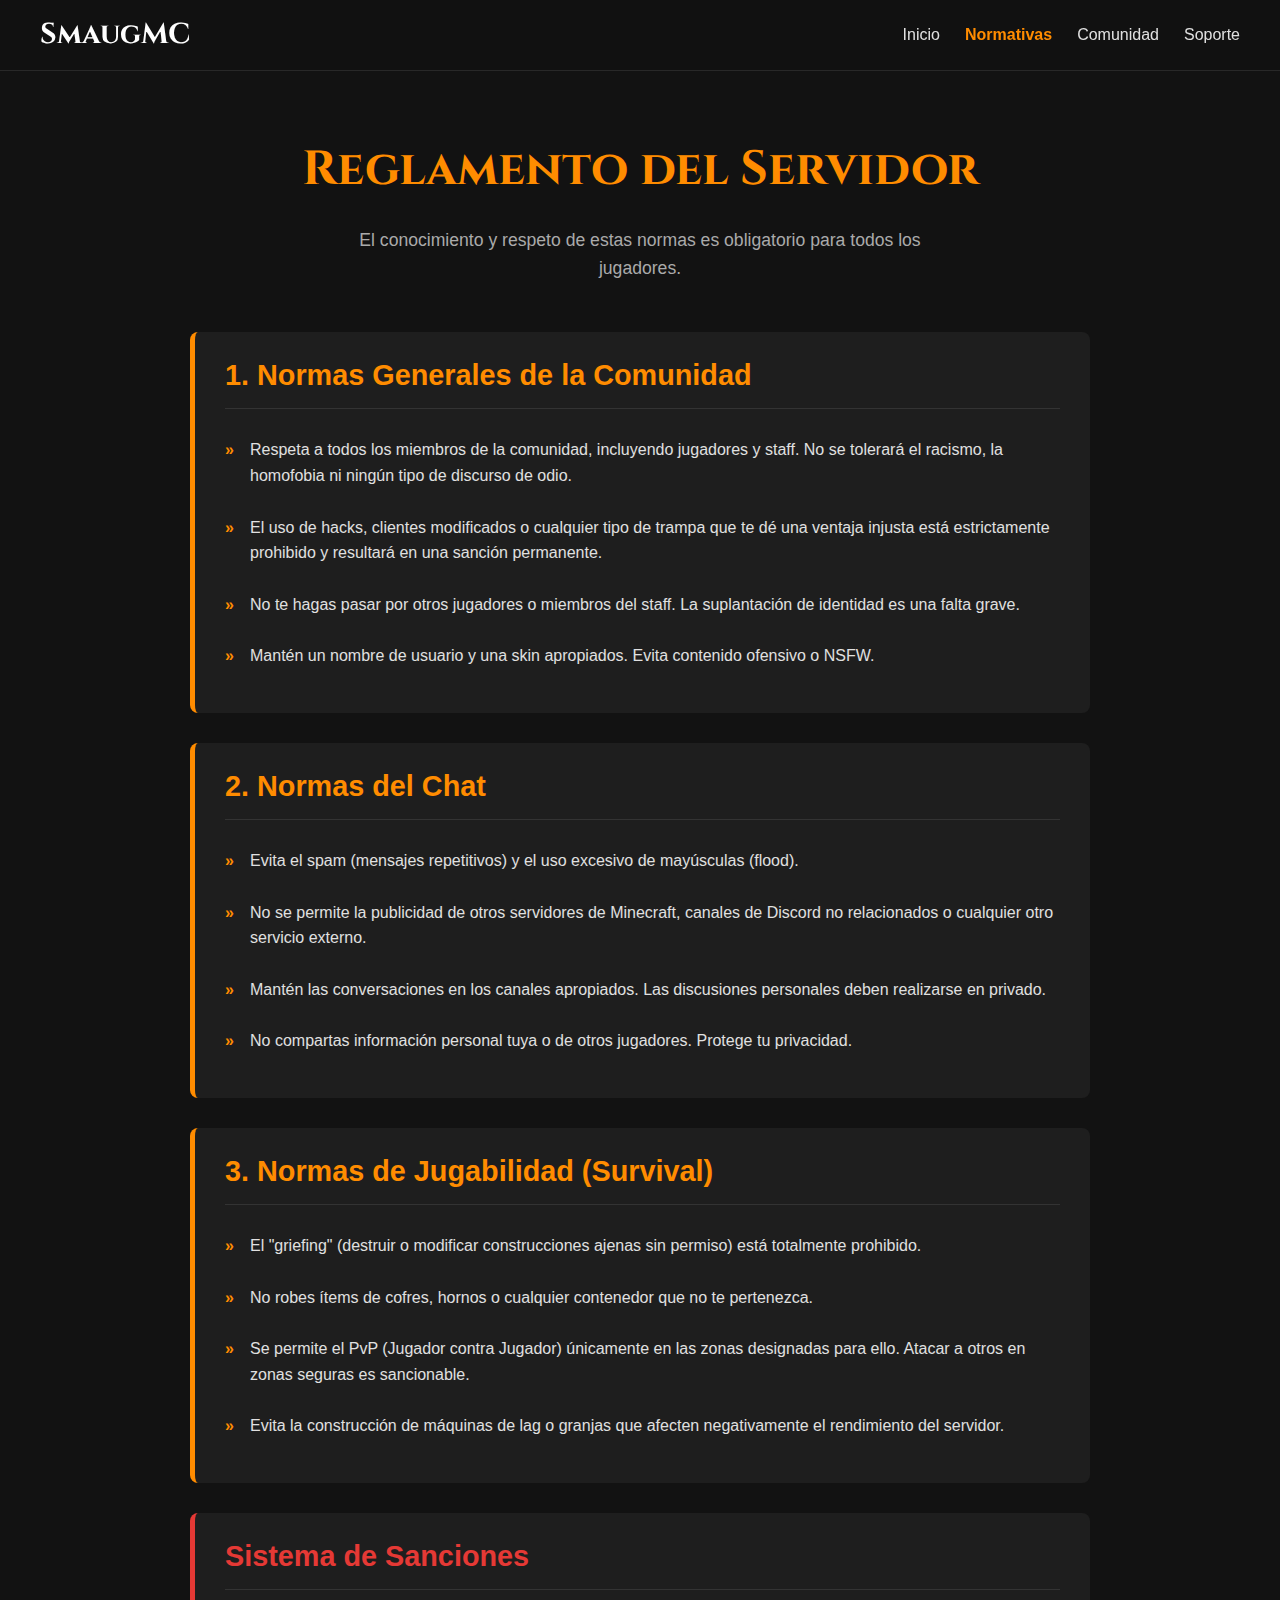
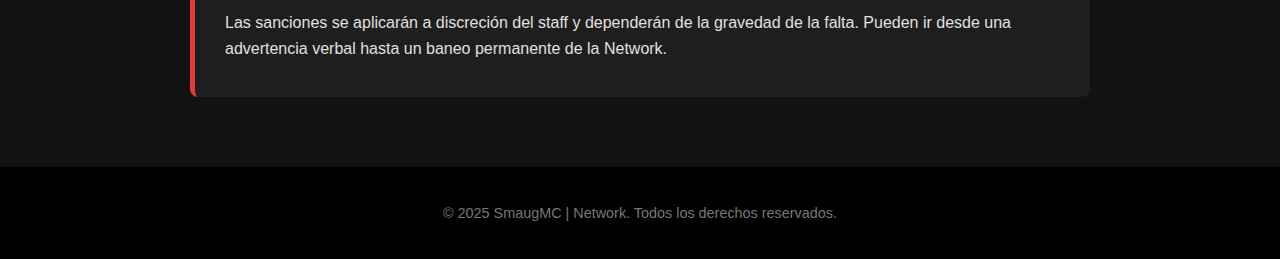
<file: normativas.html>
<!DOCTYPE html>
<html lang="es">
<head>
    <meta charset="UTF-8">
    <meta name="viewport" content="width=device-width, initial-scale=1.0">
    <title>Normativas - SmaugMC | Network</title>
    <link rel="stylesheet" href="css/style.css">
    <link rel="preconnect" href="https://fonts.googleapis.com">
    <link rel="preconnect" href="https://fonts.gstatic.com" crossorigin>
    <link href="https://fonts.googleapis.com/css2?family=Cinzel:wght@400;700&display=swap" rel="stylesheet">
</head>
<body>

    <header>
        <div class="nav-container">
            <a href="index.html" class="nav-logo">SmaugMC</a>
            <nav>
                <ul>
                    <li><a href="index.html" class="nav-link">Inicio</a></li>
                    <li><a href="normativas.html" class="nav-link active">Normativas</a></li>
                    <li><a href="comunidad.html" class="nav-link">Comunidad</a></li>
                    <li><a href="soporte.html" class="nav-link">Soporte</a></li>
                </ul>
            </nav>
        </div>
    </header>

    <main class="page-content">
        <h1>Reglamento del Servidor</h1>
        <p class="page-subtitle">El conocimiento y respeto de estas normas es obligatorio para todos los jugadores.</p>

        <div class="rules-container">
            <section class="rules-section">
                <h2>1. Normas Generales de la Comunidad</h2>
                <ul>
                    <li>Respeta a todos los miembros de la comunidad, incluyendo jugadores y staff. No se tolerará el racismo, la homofobia ni ningún tipo de discurso de odio.</li>
                    <li>El uso de hacks, clientes modificados o cualquier tipo de trampa que te dé una ventaja injusta está estrictamente prohibido y resultará en una sanción permanente.</li>
                    <li>No te hagas pasar por otros jugadores o miembros del staff. La suplantación de identidad es una falta grave.</li>
                    <li>Mantén un nombre de usuario y una skin apropiados. Evita contenido ofensivo o NSFW.</li>
                </ul>
            </section>

            <section class="rules-section">
                <h2>2. Normas del Chat</h2>
                <ul>
                    <li>Evita el spam (mensajes repetitivos) y el uso excesivo de mayúsculas (flood).</li>
                    <li>No se permite la publicidad de otros servidores de Minecraft, canales de Discord no relacionados o cualquier otro servicio externo.</li>
                    <li>Mantén las conversaciones en los canales apropiados. Las discusiones personales deben realizarse en privado.</li>
                    <li>No compartas información personal tuya o de otros jugadores. Protege tu privacidad.</li>
                </ul>
            </section>

            <section class="rules-section">
                <h2>3. Normas de Jugabilidad (Survival)</h2>
                <ul>
                    <li>El "griefing" (destruir o modificar construcciones ajenas sin permiso) está totalmente prohibido.</li>
                    <li>No robes ítems de cofres, hornos o cualquier contenedor que no te pertenezca.</li>
                    <li>Se permite el PvP (Jugador contra Jugador) únicamente en las zonas designadas para ello. Atacar a otros en zonas seguras es sancionable.</li>
                    <li>Evita la construcción de máquinas de lag o granjas que afecten negativamente el rendimiento del servidor.</li>
                </ul>
            </section>

            <section class="rules-section sanctions">
                <h2>Sistema de Sanciones</h2>
                <p>Las sanciones se aplicarán a discreción del staff y dependerán de la gravedad de la falta. Pueden ir desde una advertencia verbal hasta un baneo permanente de la Network.</p>
            </section>
        </div>
    </main>
    
    <footer>
        <p>&copy; 2025 SmaugMC | Network. Todos los derechos reservados.</p>
    </footer>

</body>
</html>
</file>
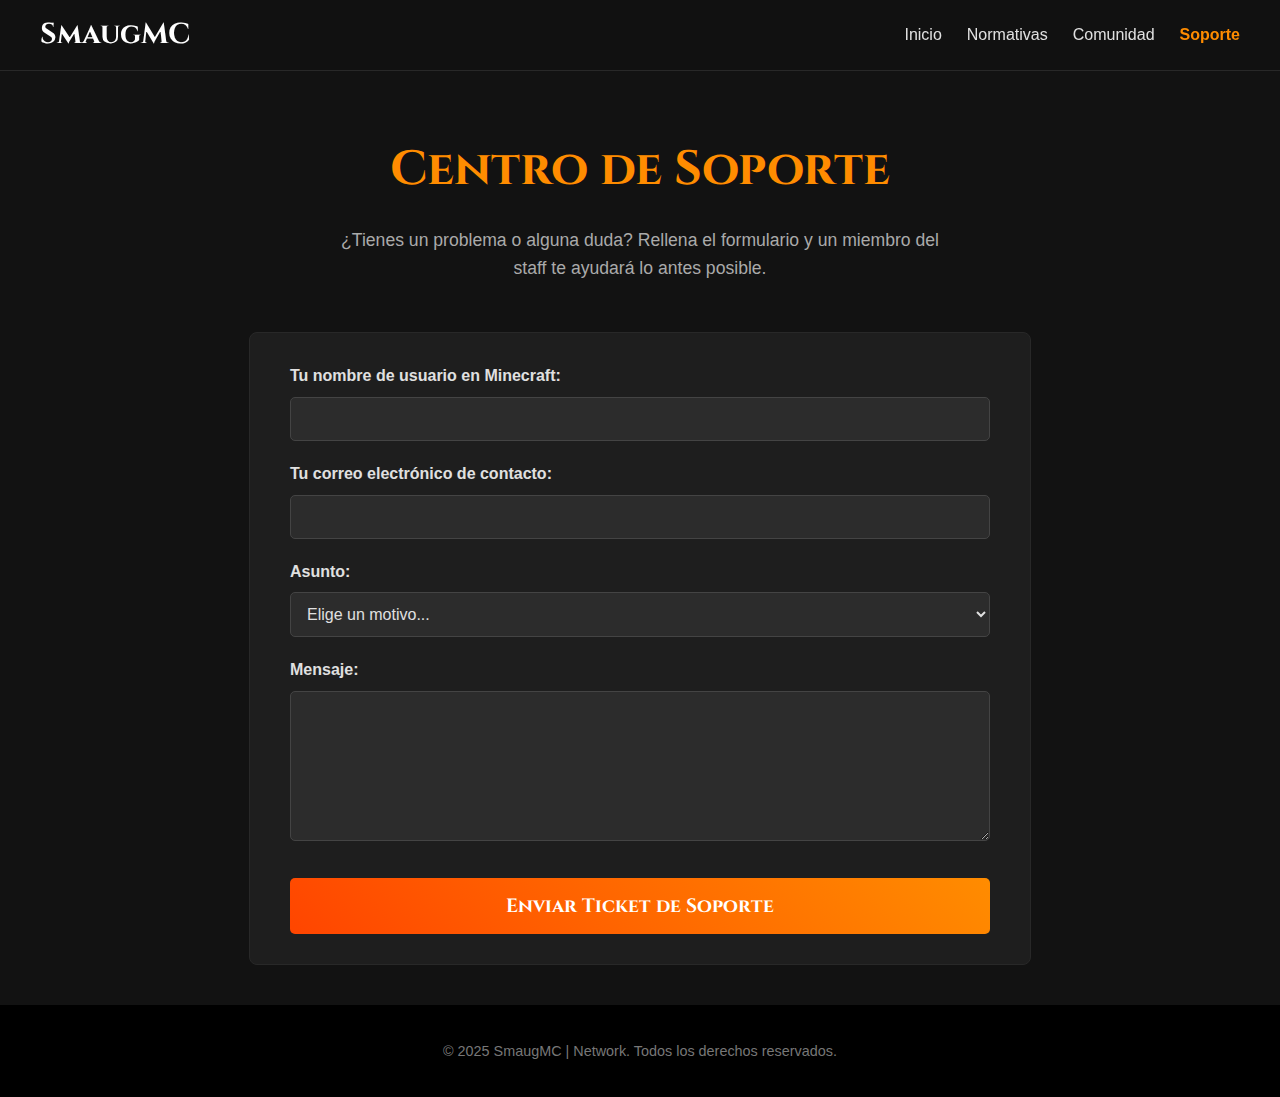
<file: soporte.html>
<!DOCTYPE html>
<html lang="es">
<head>
    <meta charset="UTF-8">
    <meta name="viewport" content="width=device-width, initial-scale=1.0">
    <title>Soporte - SmaugMC | Network</title>
    <link rel="stylesheet" href="css/style.css">
    <link rel="preconnect" href="https://fonts.googleapis.com">
    <link rel="preconnect" href="https://fonts.gstatic.com" crossorigin>
    <link href="https://fonts.googleapis.com/css2?family=Cinzel:wght@400;700&display=swap" rel="stylesheet">
</head>
<body>

    <header>
        <div class="nav-container">
            <a href="index.html" class="nav-logo">SmaugMC</a>
            <nav>
                <ul>
                    <li><a href="index.html" class="nav-link">Inicio</a></li>
                    <li><a href="normativas.html" class="nav-link">Normativas</a></li>
                    <li><a href="comunidad.html" class="nav-link">Comunidad</a></li>
                    <li><a href="soporte.html" class="nav-link active">Soporte</a></li>
                </ul>
            </nav>
        </div>
    </header>

    <main class="page-content">
        <h1>Centro de Soporte</h1>
        <p class="page-subtitle">¿Tienes un problema o alguna duda? Rellena el formulario y un miembro del staff te ayudará lo antes posible.</p>
        
        <div class="form-container">
            <form action="https://formspree.io/f/xgvnqrrp" method="POST">
                
                <div class="form-group">
                    <label for="username">Tu nombre de usuario en Minecraft:</label>
                    <input type="text" id="username" name="username" required>
                </div>

                <div class="form-group">
                    <label for="email">Tu correo electrónico de contacto:</label>
                    <input type="email" id="email" name="email" required>
                </div>

                <div class="form-group">
                    <label for="subject">Asunto:</label>
                    <select id="subject" name="subject" required>
                        <option value="">Elige un motivo...</option>
                        <option value="Reportar un bug">Reportar un bug</option>
                        <option value="Reportar a un jugador">Reportar a un jugador</option>
                        <option value="Apelar una sanción">Apelar una sanción</option>
                        <option value="Duda general">Duda general</option>
                    </select>
                </div>

                <div class="form-group">
                    <label for="message">Mensaje:</label>
                    <textarea id="message" name="message" rows="6" required></textarea>
                </div>

                <button type="submit" class="cta-button form-submit-button">Enviar Ticket de Soporte</button>

            </form>
        </div>
    </main>
    
    <footer>
        <p>&copy; 2025 SmaugMC | Network. Todos los derechos reservados.</p>
    </footer>

</body>
</html>
</file>
<file: css/style.css>
/* ---- Variables de Color y Estilos Generales ---- */
:root {
    --color-background: #121212;
    --color-primary-text: #E0E0E0;
    --color-accent: #FF8C00;
    --color-card-bg: #1E1E1E;
    --font-epic: 'Cinzel', serif;
}

html {
    scroll-behavior: smooth; /* Para un desplazamiento suave */
}

body {
    background-color: var(--color-background);
    color: var(--color-primary-text);
    font-family: Arial, sans-serif;
    margin: 0;
    line-height: 1.6;
}

/* ================================================= */
/* ---- NUEVO: Header y Navegación ---- */
/* ================================================= */
header {
    background-color: rgba(18, 18, 18, 0.85); /* Fondo semitransparente */
    backdrop-filter: blur(10px); /* Efecto de desenfoque para navegadores modernos */
    border-bottom: 1px solid #282828;
    position: fixed; /* Lo deja fijo en la parte superior */
    top: 0;
    left: 0;
    width: 100%;
    z-index: 1000; /* Se asegura que esté por encima de todo */
}

.nav-container {
    max-width: 1200px;
    margin: 0 auto;
    padding: 0 20px;
    display: flex;
    justify-content: space-between;
    align-items: center;
    height: 70px;
}

.nav-logo {
    color: #FFF;
    font-family: var(--font-epic);
    font-size: 1.8rem;
    font-weight: 700;
    text-decoration: none;
}

nav ul {
    list-style: none;
    margin: 0;
    padding: 0;
    display: flex;
    gap: 25px;
}

.nav-link {
    color: var(--color-primary-text);
    text-decoration: none;
    font-size: 1rem;
    padding: 5px 0;
    border-bottom: 2px solid transparent;
    transition: color 0.3s ease, border-color 0.3s ease;
}

.nav-link:hover {
    color: var(--color-accent);
    border-bottom-color: var(--color-accent);
}

.nav-link.active {
    color: var(--color-accent);
    font-weight: bold;
}


/* ---- Sección Principal (Hero) con Video de Fondo ---- */
.hero {
    position: relative;
    height: 100vh;
    display: flex;
    justify-content: center;
    align-items: center;
    text-align: center;
    overflow: hidden;
}

.hero-video {
    position: absolute;
    top: 50%;
    left: 50%;
    transform: translate(-50%, -50%);
    min-width: 100%;
    min-height: 100%;
    width: auto;
    height: auto;
    z-index: -2;
}

.hero::before {
    content: '';
    position: absolute;
    top: 0;
    left: 0;
    width: 100%;
    height: 100%;
    background-color: rgba(0, 0, 0, 0.7);
    z-index: -1;
}

.hero-content {
    padding: 20px;
}

.server-title {
    font-family: var(--font-epic);
    font-size: 5rem;
    font-weight: 700;
    color: #FFF;
    text-shadow: 0 0 15px var(--color-accent);
    margin: 0;
}

.server-subtitle {
    font-size: 1.5rem;
    margin-top: 10px;
    color: var(--color-primary-text);
}

.server-ip-box {
    background-color: rgba(0, 0, 0, 0.6);
    border: 2px solid var(--color-accent);
    padding: 15px 25px;
    margin-top: 40px;
    display: inline-flex;
    align-items: center;
    border-radius: 8px;
    font-size: 1.2rem;
}

#server-ip {
    margin-right: 20px;
    font-weight: bold;
}

.cta-button {
    background: linear-gradient(45deg, #FF4500, var(--color-accent));
    color: white;
    border: none;
    padding: 12px 25px;
    font-family: var(--font-epic);
    font-weight: 700;
    font-size: 1rem;
    cursor: pointer;
    border-radius: 5px;
    transition: transform 0.2s ease, box-shadow 0.2s ease;
}

.cta-button:hover {
    transform: scale(1.05);
    box-shadow: 0 0 20px rgba(255, 140, 0, 0.7);
}


/* ---- Secciones de Contenido Principal ---- */
main {
    padding: 40px 20px;
}

/* ---- NUEVO: Estilo para las páginas de contenido ---- */
.page-content {
    padding-top: 100px; /* Empuja el contenido para que no quede debajo del header fijo */
    min-height: calc(100vh - 170px); /* Asegura que el footer llegue al fondo */
    max-width: 900px;
    margin: 0 auto;
    text-align: center;
}

.page-content h1 {
    font-family: var(--font-epic);
    font-size: 3rem;
    color: var(--color-accent);
}

.content-section {
    max-width: 900px;
    margin: 0 auto 60px auto;
    text-align: center;
}

.content-section h2 {
    font-family: var(--font-epic);
    font-size: 2.5rem;
    color: var(--color-accent);
    margin-bottom: 20px;
}

/* ---- Tarjetas de Modalidades de Juego ---- */
.modes-container {
    display: flex;
    justify-content: center;
    gap: 30px;
    flex-wrap: wrap;
}

.mode-card {
    background-color: var(--color-card-bg);
    border: 1px solid #333;
    border-radius: 10px;
    padding: 30px;
    width: 350px;
    transition: transform 0.3s ease, border-color 0.3s ease;
}

.mode-card:hover {
    transform: translateY(-10px);
    border-color: var(--color-accent);
}

.mode-card h3 {
    font-family: var(--font-epic);
    font-size: 1.8rem;
    color: var(--color-accent);
    margin-top: 0;
}


/* ---- Footer ---- */
footer {
    background-color: #000;
    text-align: center;
    padding: 20px;
    font-size: 0.9rem;
    color: #777;
}

/* ---- Media Queries para Móviles ---- */
@media (max-width: 768px) {
    .server-title {
        font-size: 3rem;
    }
    .server-subtitle {
        font-size: 1.2rem;
    }
    .server-ip-box {
        flex-direction: column;
        gap: 15px;
    }
    .nav-container {
        flex-direction: column;
        height: auto;
        padding: 10px;
    }
    nav ul {
        gap: 15px;
        margin-top: 10px;
    }
}

/* ================================================= */
/* ---- Estilos de la Página de Normativas ---- */
/* ================================================= */

.page-subtitle {
    font-size: 1.1rem;
    color: #aaa;
    max-width: 600px;
    margin: -15px auto 50px auto;
}

.rules-container {
    text-align: left; /* Alineamos el texto de las reglas a la izquierda para mejor lectura */
}

.rules-section {
    background-color: var(--color-card-bg);
    border-radius: 8px;
    padding: 20px 30px;
    margin-bottom: 30px;
    border-left: 5px solid var(--color-accent); /* Un detalle de color */
}

.rules-section h2 {
    font-size: 1.8rem;
    color: var(--color-accent);
    margin-top: 0;
    margin-bottom: 20px;
    padding-bottom: 10px;
    border-bottom: 1px solid #333;
}

.rules-section ul {
    list-style: none;
    padding-left: 0;
}

.rules-section li {
    padding: 8px 0;
    margin-bottom: 10px;
    position: relative;
    padding-left: 25px; /* Espacio para el ícono */
}

/* Viñeta personalizada para cada regla */
.rules-section li::before {
    content: '»'; /* Puedes usar '•', '➤' o cualquier otro símbolo */
    position: absolute;
    left: 0;
    top: 8px;
    color: var(--color-accent);
    font-weight: bold;
}

.rules-section.sanctions {
    border-left-color: #E53935; /* Un color rojo para destacar las sanciones */
}

.rules-section.sanctions h2 {
    color: #E53935;
}

/* ================================================= */
/* ---- Estilos de la Página de Soporte y Formularios ---- */
/* ================================================= */

.form-container {
    max-width: 700px;
    margin: 40px auto 0 auto;
    background-color: var(--color-card-bg);
    padding: 30px 40px;
    border-radius: 8px;
    text-align: left;
    border: 1px solid #282828;
}

.form-group {
    margin-bottom: 20px;
}

.form-group label {
    display: block;
    color: var(--color-primary-text);
    margin-bottom: 8px;
    font-weight: bold;
}

/* Estilo general para todos los campos del formulario */
input[type="text"],
input[type="email"],
select,
textarea {
    width: 100%;
    padding: 12px;
    background-color: #2c2c2c;
    border: 1px solid #444;
    color: var(--color-primary-text);
    border-radius: 5px;
    font-size: 1rem;
    box-sizing: border-box; /* Asegura que el padding no afecte el ancho total */
    transition: border-color 0.3s ease, box-shadow 0.3s ease;
}

/* Efecto al seleccionar un campo */
input[type="text"]:focus,
input[type="email"]:focus,
select:focus,
textarea:focus {
    outline: none;
    border-color: var(--color-accent);
    box-shadow: 0 0 10px rgba(255, 140, 0, 0.5);
}

textarea {
    resize: vertical; /* Permite al usuario cambiar la altura */
    min-height: 150px;
}

.form-submit-button {
    width: 100%;
    padding: 15px;
    font-size: 1.2rem;
    margin-top: 10px;
}

/* ================================================= */
/* ---- Estilos de la Página de Comunidad ---- */
/* ================================================= */

/* ---- Sección de Staff ---- */
.staff-container {
    display: flex;
    justify-content: center;
    flex-wrap: wrap;
    gap: 30px;
    margin-top: 30px;
}

.staff-card {
    background-color: var(--color-card-bg);
    border-radius: 10px;
    padding: 20px;
    text-align: center;
    width: 200px;
    border: 1px solid #282828;
    transition: transform 0.3s ease, box-shadow 0.3s ease;
}

.staff-card:hover {
    transform: translateY(-5px);
    box-shadow: 0 5px 15px rgba(0, 0, 0, 0.3);
}

.staff-card img {
    width: 120px;
    height: 120px;
    border-radius: 50%; /* Hace la imagen redonda */
    border: 3px solid var(--color-accent);
    margin-bottom: 15px;
}

.staff-card h3 {
    margin: 0;
    font-size: 1.5rem;
    font-family: var(--font-epic);
}

.staff-card .staff-rank {
    margin: 5px 0 0 0;
    color: var(--color-accent);
    font-weight: bold;
}

/* ---- Sección de Acciones y Votaciones ---- */
.actions-container {
    display: grid;
    grid-template-columns: repeat(auto-fit, minmax(250px, 1fr));
    gap: 20px;
    margin-top: 30px;
}

.action-button {
    display: block;
    padding: 20px;
    text-align: center;
    color: #FFF;
    font-weight: bold;
    font-size: 1.2rem;
    text-decoration: none;
    border-radius: 8px;
    transition: transform 0.2s ease;
}

.action-button:hover {
    transform: scale(1.03);
}

.action-button.discord { background-color: #5865F2; }
.action-button.twitter { background-color: #1DA1F2; }
.action-button.vote { background-color: var(--color-accent); }

/* ---- Sección de Creadores de Contenido ---- */
.creators-container {
    display: flex;
    gap: 30px;
    justify-content: center;
    flex-wrap: wrap;
}
.creator-card {
    background-color: var(--color-card-bg);
    border: 1px solid #282828;
    border-radius: 8px;
    padding: 25px;
    flex: 1;
    min-width: 300px;
    max-width: 400px;
}
.creator-card h3 {
    margin-top: 0;
    color: var(--color-accent);
    font-family: var(--font-epic);
}
.creator-link {
    display: inline-block;
    margin-top: 15px;
    background-color: var(--color-accent);
    color: white;
    padding: 10px 15px;
    text-decoration: none;
    border-radius: 5px;
    font-weight: bold;
}


/* ---- Sección de Galería ---- */
.gallery-grid {
    display: grid;
    grid-template-columns: repeat(auto-fit, minmax(300px, 1fr));
    gap: 15px;
    margin-top: 30px;
}

.gallery-item img {
    width: 100%;
    height: 100%;
    object-fit: cover; /* Asegura que la imagen cubra el espacio sin deformarse */
    border-radius: 8px;
    border: 2px solid #333;
    transition: transform 0.3s ease;
}
.gallery-item img:hover {
    transform: scale(1.05);
}

/* ================================================= */
/* ---- Estilo para el Botón de Tienda ---- */
/* ================================================= */

.nav-link-tienda {
    background-color: var(--color-accent);
    color: #FFF !important; /* Asegura que el texto sea blanco */
    font-weight: bold;
    padding: 8px 15px !important; /* Ajusta el padding para que parezca un botón */
    border-radius: 5px;
    border-bottom: none !important; /* Quita el subrayado de hover */
    transition: background-color 0.3s ease, transform 0.3s ease;
}

.nav-link-tienda:hover {
    background-color: #FF4500; /* Un naranja más intenso al pasar el ratón */
    transform: scale(1.05);
    color: #FFF !important;
}

/* ================================================= */
/* ---- Estilos del Estado del Servidor (Hero) ---- */
/* ================================================= */
#server-status-container {
    margin-top: 20px;
    padding: 10px 20px;
    background-color: rgba(0, 0, 0, 0.6);
    border-radius: 8px;
    display: inline-flex;
    align-items: center;
    color: #FFF;
    font-weight: bold;
}

.status-dot {
    width: 14px;
    height: 14px;
    border-radius: 50%;
    margin-right: 12px;
    display: inline-block;
}

.status-dot.loading {
    background-color: #f39c12; /* Naranja/Ámbar mientras carga */
    animation: pulse 1.5s infinite;
}

.status-dot.online {
    background-color: #2ecc71; /* Verde */
}

.status-dot.offline {
    background-color: #e74c3c; /* Rojo */
}

/* Animación de pulso para el estado 'loading' */
@keyframes pulse {
    0% { transform: scale(0.9); opacity: 0.7; }
    50% { transform: scale(1); opacity: 1; }
    100% { transform: scale(0.9); opacity: 0.7; }
}
</file>
